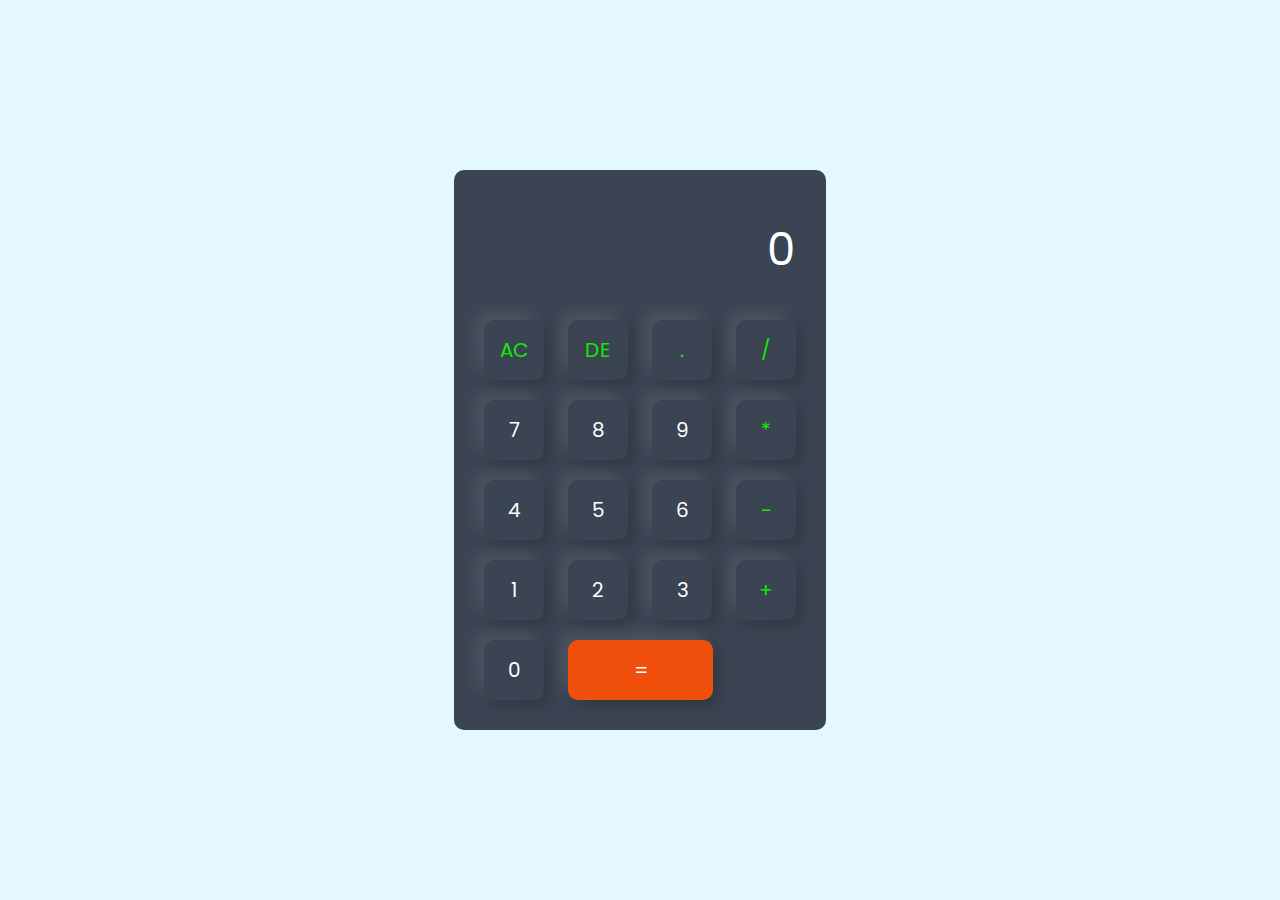
<file: Calculator/index.html>
<!DOCTYPE html>
<html lang="en">

<head>
    <meta charset="UTF-8">
    <meta name="viewport" content="width=device-width, initial-scale=1.0">
    <link rel="stylesheet" href="style.css">
    <title>Calculator</title>
</head>

<body>
    <div class="container">
        <div class="calculator">
            <form>
                <div class="display">
                    <input type="text" placeholder="0" name="display" id="display">
                </div>
                <div>
                    <input type="button" value="AC" class="dis" onclick="clearDisplay() "> <!-- delete all-->
                    <input type="button" value="DE" class="dis" onclick="removeLast()">
                    <input type="button" value="." class="dis" onclick="thefunction('.') ">
                    <input type="button" value="/" class="dis" onclick="thefunction('/') ">

                </div>
                <div>
                    <input type="button" value="7" onclick="thefunction(7) ">
                    <input type="button" value="8" onclick="thefunction(8) ">
                    <input type="button" value="9" onclick=" thefunction(9)">
                    <input type="button" value="*" class="dis" onclick=" thefunction('*')">

                </div>
                <div>
                    <input type="button" value="4" onclick="thefunction(4) ">
                    <input type="button" value="5" onclick="thefunction(5) ">
                    <input type="button" value="6" onclick="thefunction(6) ">
                    <input type="button" value="-" class="dis" onclick="thefunction('-') ">

                </div>
                <div>
                    <input type="button" value="1" onclick="thefunction(1) ">
                    <input type="button" value="2" onclick="thefunction(2) ">
                    <input type="button" value="3" onclick="thefunction(3) ">
                    <input type="button" value="+" class="dis" onclick="thefunction('+') ">

                </div>
                <div>
                    <input type="button" value="0" onclick="thefunction(0) ">
                    <input type="button" value="=" onclick="calculate(display.value)"
                        style="width: 145px; background-color: rgb(240, 79, 11);">


                </div>
            </form>
        </div>
    </div>
    <script src="main.js"></script>
</body>

</html>
</file>
<file: Calculator/style.css>
@import url('https://fonts.googleapis.com/css2?family=Cairo:wght@400;1000&family=Jomhuria&family=Open+Sans:wght@300&family=Poppins:ital,wght@0,100;0,200;0,300;0,400;0,500;0,600;0,700;0,800;0,900;1,100;1,200;1,300;1,400;1,500;1,600;1,700;1,800;1,900&family=Roboto+Mono:wght@400;500;600;700&family=Roboto:wght@400;500;700&display=swap');

* {
    padding: 0;
    margin: 0;
    font-family: 'Poppins', sans-serif;
    box-sizing: border-box;
}

.container {
    width: 100%;
    height: 100vh;
    background: #e3f9ff;
    display: flex;
    align-items: center;
    justify-content: center;
}

.calculator {
    background: #3a4452;
    padding: 20px;
    border-radius: 10px;
}

.calculator form input {
    border: 0;
    outline: 0;
    width: 60px;
    height: 60px;
    border-radius: 10px;
    box-shadow: -8px -8px 15px rgba(255, 255, 255, 0.1), 5px 5px 15px rgba(0, 0, 0, 0.2);
    background: transparent;
    font-size: 20px;
    color: #fff;
    cursor: pointer;
    margin: 10px;
}

input::placeholder {
    color: #fff;
}

form .display {
    display: flex;
    justify-content: flex-end;
    margin: 20px 0;
}

form .display input {
    text-align: right;
    flex: 1;
    /*full width*/
    font-size: 45px;
    box-shadow: none;
}

.dis {
    color: rgb(18, 234, 3) !important;
}

@media(max-width:400px) {
    .calculator {
        padding: 5px;
    }
}
</file>
